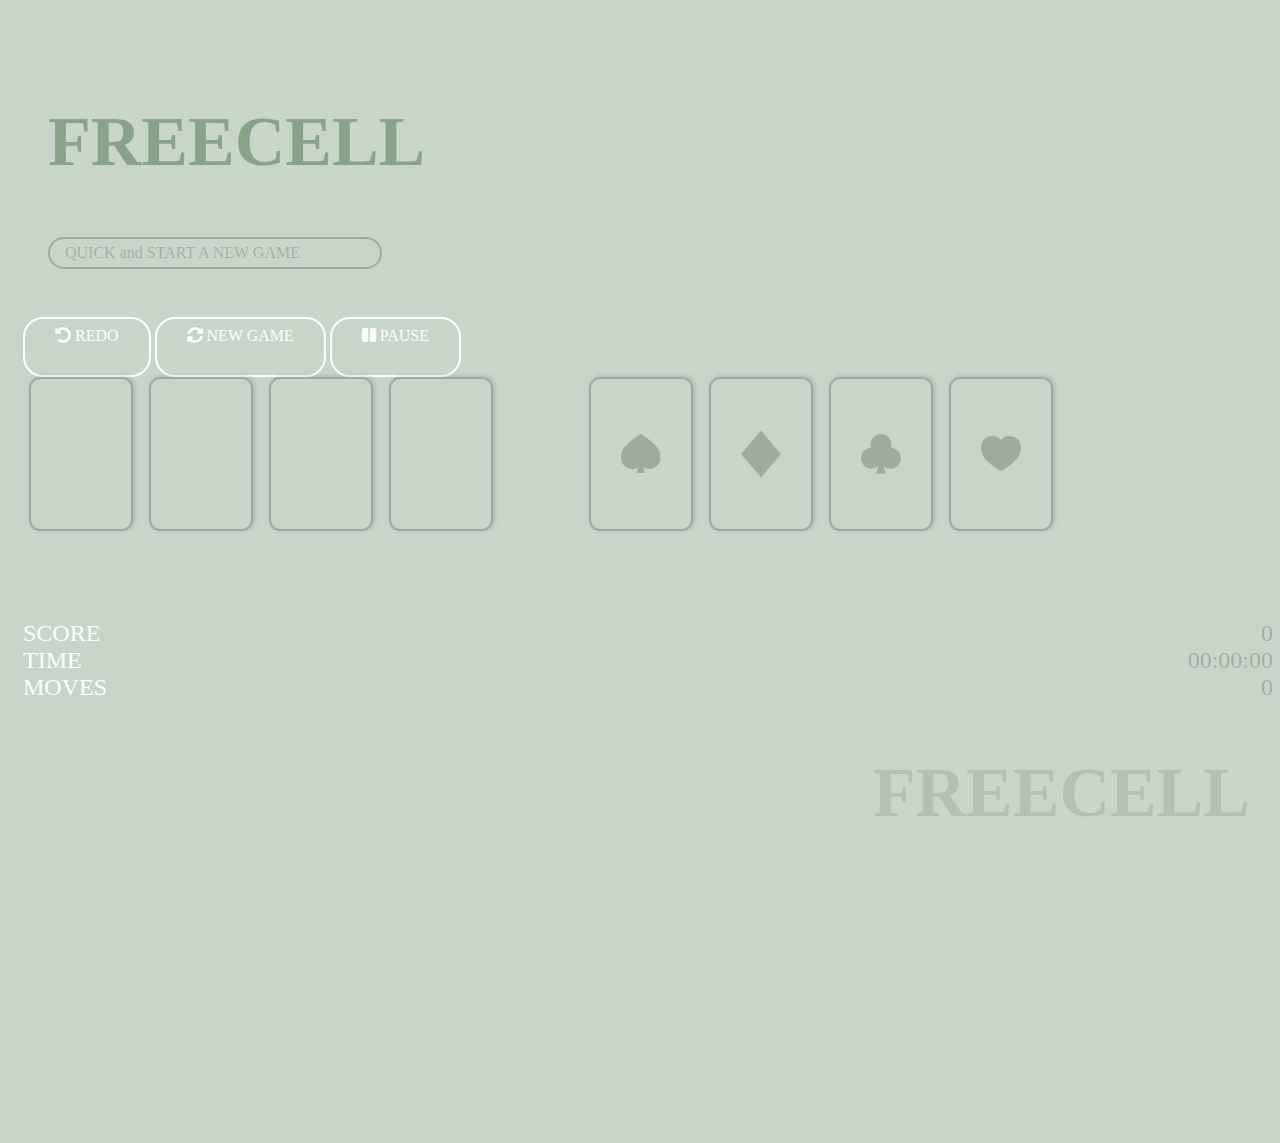
<file: F2E-2_w2_FreeCell/index.html>
<!DOCTYPE html>
<html lang="en">

<head>
    <meta charset="UTF-8">
    <meta name="viewport" content="width=device-width, initial-scale=1.0">
    <meta http-equiv="X-UA-Compatible" content="ie=edge">
    <title>THE F2E-2_新接龍</title>

    <link rel="stylesheet" href="https://stackpath.bootstrapcdn.com/bootstrap/4.2.1/css/bootstrap.min.css"
        integrity="sha384-GJzZqFGwb1QTTN6wy59ffF1BuGJpLSa9DkKMp0DgiMDm4iYMj70gZWKYbI706tWS" crossorigin="anonymous">
    <link rel="stylesheet" href="../css/fontawesome-free-5.9.0-web/css/all.min.css">
    <link rel="stylesheet" href=" F2E_freeCell.css">

</head>

<body>
    <div class="row m-t-xl  m-l">
        <!-- Modal -->
        <div class="modal fade" id="stopModal" tabindex="-1" role="dialog" aria-labelledby="stopModalTitle"
            aria-hidden="true">
            <div class="modal-dialog modal-dialog-centered" role="document">
                <div class="modal-content">
                    <div class="modal-body text-center">
                        <h1 class="modal_title">FREECELL</h1>
                        <div class="modal_btn" id="modalStart">QUICK and START A NEW GAME</div>
                        <div class="modal_btn hide" id="modalRestart">RESTART THIS GAME</div>
                        <div class="modal_btn hide" id="keepPlaying">KEEP PLAYING</div>
                    </div>
                </div>
            </div>
        </div>
        <div class="col-md-2">
            <div class="fc_btn">
                <i class="fas fa-redo-alt fa-flip-horizontal"></i> REDO
            </div>
            <div class="fc_btn m-t" id="newGameBtn">
                <i class="fas fa-sync-alt"></i> NEW GAME
            </div>
            <div class="fc_btn m-t" id="pause" data-toggle="modal" data-target="#stopModal">
                <i class="fas fa-pause"></i> <span>PAUSE</span>
            </div>
            <div class="bottom_info">
                <div>
                    <span>SCORE</span>
                    <span class="pull-right info_right">0</span>
                </div>
                <div>
                    <span>TIME</span>
                    <span class="pull-right info_right" id="time">00:00:00</span>
                </div>
                <div>
                    <span>MOVES</span>
                    <span class="pull-right info_right" id="movesCount">0</span>
                </div>
            </div>
        </div>
        <div class="col-md-10">
            <div>
                <div class="card_border" ondrop="Drop(event)" ondragover="AllowDrop(event)"></div>
                <div class="card_border" ondrop="Drop(event)" ondragover="AllowDrop(event)"></div>
                <div class="card_border" ondrop="Drop(event)" ondragover="AllowDrop(event)"></div>
                <div class="card_border" ondrop="Drop(event)" ondragover="AllowDrop(event)"></div>
                <span class="m-l-xxl"></span>
                <div class="card_border" ondrop="Drop(event)" ondragover="AllowDrop(event)"><img src="card_img/01.png">
                </div>
                <div class="card_border" ondrop="Drop(event)" ondragover="AllowDrop(event)"><img src="card_img/02.png">
                </div>
                <div class="card_border" ondrop="Drop(event)" ondragover="AllowDrop(event)"><img src="card_img/03.png">
                </div>
                <div class="card_border" ondrop="Drop(event)" ondragover="AllowDrop(event)"><img src="card_img/04.png">
                </div>
            </div>
            <div class="all_card_div m-t-xl">
                <div class="card_position" id="cardRow1" style="margin-left: 0px;"></div>
                <div class="card_position" id="cardRow2"></div>
                <div class="card_position" id="cardRow3"></div>
                <div class="card_position" id="cardRow4"></div>
                <div class="card_position" id="cardRow5"></div>
                <div class="card_position" id="cardRow6"></div>
                <div class="card_position" id="cardRow7"></div>
                <div class="card_position" id="cardRow8"></div>
            </div>
            <h1 class="game_title">FREECELL</h1>
        </div>
    </div>

</body>

</html>

<script src="https://code.jquery.com/jquery-3.3.1.slim.min.js"
    integrity="sha384-q8i/X+965DzO0rT7abK41JStQIAqVgRVzpbzo5smXKp4YfRvH+8abtTE1Pi6jizo" crossorigin="anonymous">
</script>
<script src="https://cdnjs.cloudflare.com/ajax/libs/popper.js/1.14.6/umd/popper.min.js"
    integrity="sha384-wHAiFfRlMFy6i5SRaxvfOCifBUQy1xHdJ/yoi7FRNXMRBu5WHdZYu1hA6ZOblgut" crossorigin="anonymous">
</script>
<script src="https://stackpath.bootstrapcdn.com/bootstrap/4.2.1/js/bootstrap.min.js"
    integrity="sha384-B0UglyR+jN6CkvvICOB2joaf5I4l3gm9GU6Hc1og6Ls7i6U/mkkaduKaBhlAXv9k" crossorigin="anonymous">
</script>
<script src="F2E_freeCell.js"></script>
</file>
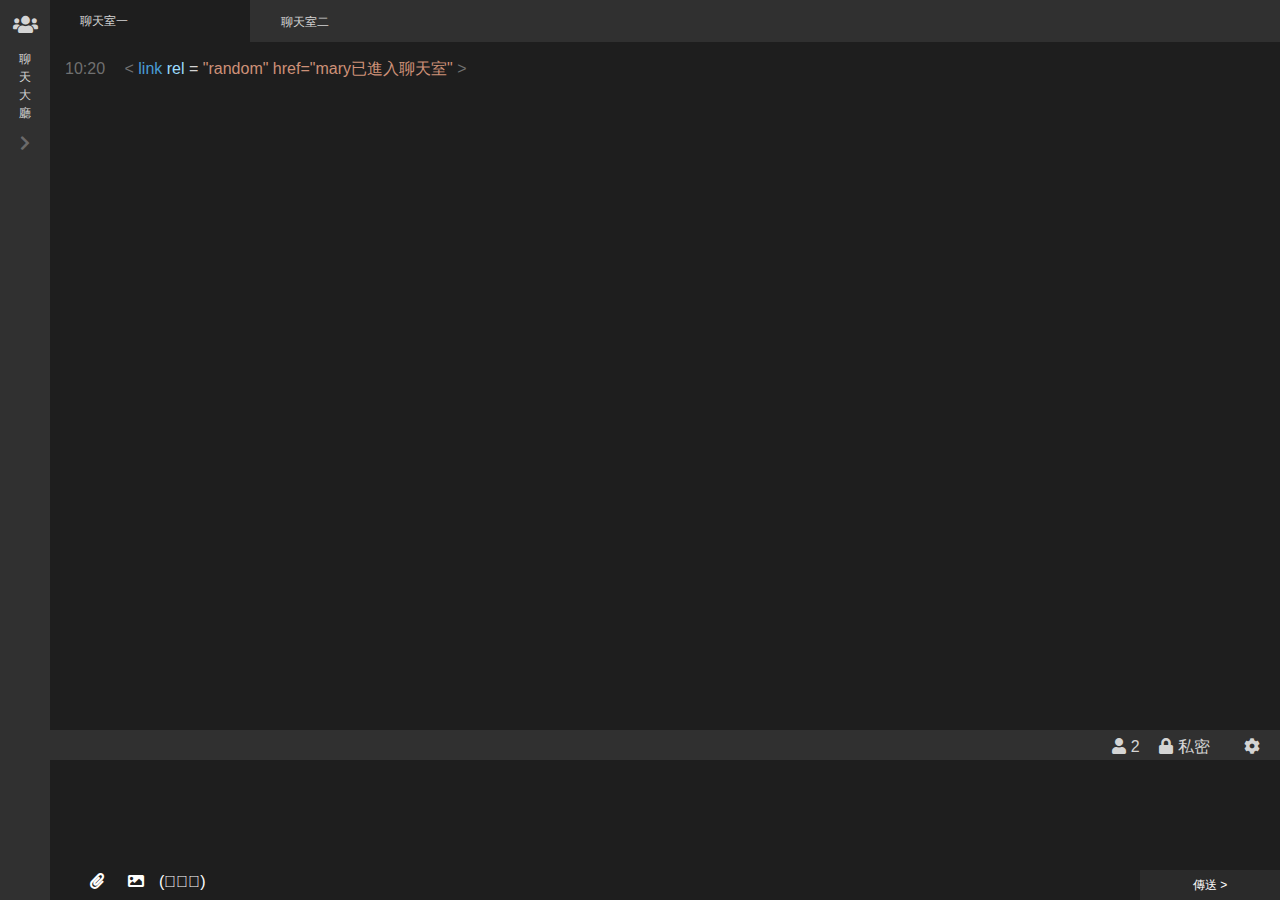
<file: F2E-2_w7_ChatRoom/index.html>
<!DOCTYPE html>
<html lang="en">

<head>
    <meta charset="UTF-8">
    <meta name="viewport" content="width=device-width, initial-scale=1.0">
    <meta http-equiv="X-UA-Compatible" content="ie=edge">
    <title>THE F2E-2_匿名聊天室</title>

    <link rel="stylesheet" href="../css/bootstrap-4.2.1-dist/css/bootstrap.min.css">
    <link rel="stylesheet" href="../css/fontawesome-free-5.9.0-web/css/all.min.css">
    <link rel="stylesheet" href="F2E-2_ChatRoom.css">

</head>

<body>
    <div class="left_bar">
        <div class="nav_icon">
            <i class="fas fa-users"></i>
        </div>
        <div class="nav_word">聊<br>天<br>大<br>廳</div>
        <div class="nav_arrow">
            <i class="fas fa-chevron-right"></i>
        </div>
    </div>
    <div class="chat_content">
        <!-- tabs -->
        <ul class="nav nav-tabs" id="myTab" role="tablist">
            <li class="nav-item">
                <a class="nav-link active" id="home-tab" data-toggle="tab" href="#home" role="tab" aria-controls="home"
                    aria-selected="true">聊天室一</a>
            </li>
            <li class="nav-item">
                <a class="nav-link" id="profile-tab" data-toggle="tab" href="#profile" role="tab"
                    aria-controls="profile" aria-selected="false">聊天室二</a>
            </li>
        </ul>
        <div class="tab-content" id="myTabContent">
            <div class="tab-pane fade show active" id="home" role="tabpanel" aria-labelledby="home-tab">
                <div class="m-t m-l">
                    <span class="time_color m-t">10:20</span>
                    <span class="time_color m-l"><</span>
                    <span class="id_color2">link</span>
                    <span class="id_color">rel</span>
                    <span class="talk_color">=</span>
                    <span class="id_color3">"random" href="mary已進入聊天室"</span>
                    <span class="time_color">></span>
                </div>
            </div>
            <div class="tab-pane fade" id="profile" role="tabpanel" aria-labelledby="profile-tab">...</div>
        </div>
        <!-- bottom input -->
        <div class="bottom_input">
            <textarea class="ch_textarea" resize="none"></textarea>
            <div class="line_item">
                <span><i class="fas fa-user"></i></span>
                <span> 2</span>
                <span class="m-l"><i class="fas fa-lock"></i></span>
                <span>私密</span>
                <span class="m-l-lg"><i class="fas fa-cog"></i></span>
            </div>
            <div class="send_btn">傳送 ></div>
            <div class="tool_div">
                <i class="fas fa-paperclip"></i>
                <i class="fas fa-image"></i>
                <span>(ﾟ∀ﾟ)</span>
            </div>

        </div>
    </div>



</body>

</html>

<script src="../js/jquery.js"></script>
<script src="../js/bootstrap-4.2.1-dist/js/bootstrap.min.js"></script>
<script src="../js/underscore/underscore-min.js"></script>
<script src="F2E-2_ChatRoom.js"></script>

<script>
    $(function () {

    });
</script>
<script type="text/html" id="">

</script>
</file>
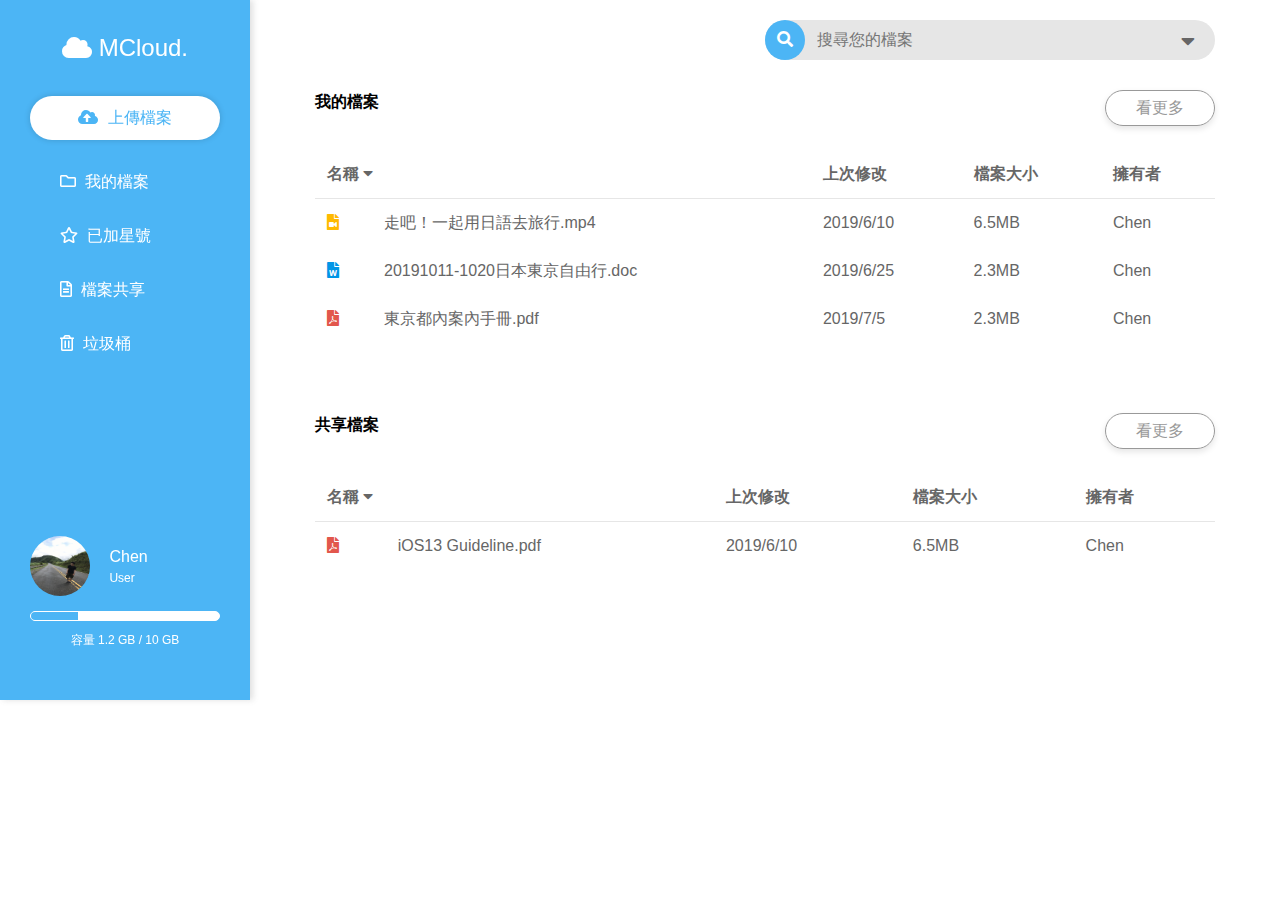
<file: F2E-2_w8_Cloud/index.html>
<!DOCTYPE html>
<html lang="en">

<head>
    <meta charset="UTF-8">
    <meta name="viewport" content="width=device-width, initial-scale=1.0">
    <meta http-equiv="X-UA-Compatible" content="ie=edge">
    <title>THE F2E-2_雲端硬碟</title>

    <link rel="stylesheet" href="../css/bootstrap-4.2.1-dist/css/bootstrap.min.css">
    <link rel="stylesheet" href="../css/fontawesome-free-5.9.0-web/css/all.min.css">
    <link rel="stylesheet" href="F2E-2_Cloud.css">

</head>

<body>
    <!-- nav -->
    <div class="cl_nav">
        <div class="cl_title">
            <span><i class="fas fa-cloud"></i></span>
            <span>MCloud.</span>
        </div>
        <div class="cl_tool">
            <div class="upload_btn">
                <span class="m-r-xs"><i class="fas fa-cloud-upload-alt"></i></span>
                <span>上傳檔案</span>
            </div>
            <div class="nav_middle">
                <div class="nav_btn">
                    <span class="m-r-xs"><i class="far fa-folder"></i></span>
                    <span>我的檔案</span>
                </div>
                <div class="nav_btn">
                    <span class="m-r-xs"><i class="far fa-star"></i></span>
                    <span>已加星號</span>
                </div>
                <div class="nav_btn">
                    <span class="m-r-xs"><i class="far fa-file-alt"></i></span>
                    <span>檔案共享</span>
                </div>
                <div class="nav_btn">
                    <span class="m-r-xs"><i class="far fa-trash-alt"></i></span>
                    <span>垃圾桶</span>
                </div>
            </div>
            <div class="nav_bottom">
                <div class="user_img">
                    <img src="img/user.JPG">
                </div>
                <div class="user_info">
                    <div>Chen</div>
                    <div class="identy">User</div>
                </div>
                <div class="progress m-t">
                    <div class="progress-bar" role="progressbar" style="width: 25%" aria-valuenow="25" aria-valuemin="0"></div>
                </div>
                <div class="capacity">
                    <span>容量 1.2 GB / 10 GB</span>
                </div>
            </div>
        </div>
    </div>
    <!-- nav end -->
    <div class="cl_content">
        <div class="search_div">
            <div class="search_icon"><i class="fas fa-search"></i></div>
            <input type="text" placeholder="搜尋您的檔案"/>
            <div class="down_menu">
                <i class="fas fa-caret-down"></i>
            </div>
        </div>
        <div class="my_file">
            <div class="my_file_top">
                <div class="content_title">我的檔案</div>
                <div class="see_more">看更多</div>
            </div>
            
            <table class="table table-borderless">
                <thead>
                    <tr>
                        <th colspan="2" scope="col">名稱 <i class="fas fa-caret-down"></i></th>
                        <th scope="col">上次修改</th>
                        <th scope="col">檔案大小</th>
                        <th scope="col">擁有者</th>
                    </tr>
                </thead>
                <tbody>
                    <tr>
                        <th scope="row"><i class="fas fa-file-video"></i></th>
                        <td>走吧！一起用日語去旅行.mp4</td>
                        <td>2019/6/10</td>
                        <td>6.5MB</td>
                        <td>Chen</td>
                    </tr>
                    <tr>
                        <th scope="row"><i class="fas fa-file-word"></i></th>
                        <td>20191011-1020日本東京自由行.doc</td>
                        <td>2019/6/25</td>
                        <td>2.3MB</td>
                        <td>Chen</td>
                    </tr>
                    <tr>
                        <th scope="row"><i class="fas fa-file-pdf"></i></th>
                        <td>東京都內案內手冊.pdf</td>
                        <td>2019/7/5</td>
                        <td>2.3MB</td>
                        <td>Chen</td>
                    </tr>
                </tbody>
            </table>
        </div>
        <!-- 共享檔案 -->
        <div class="my_file">
            <div class="my_file_top">
                <div class="content_title">共享檔案</div>
                <div class="see_more">看更多</div>
            </div>
            
            <table class="table table-borderless">
                <thead>
                    <tr>
                        <th colspan="2" scope="col">名稱 <i class="fas fa-caret-down"></i></th>
                        <th scope="col">上次修改</th>
                        <th scope="col">檔案大小</th>
                        <th scope="col">擁有者</th>
                    </tr>
                </thead>
                <tbody>
                    <tr>
                        <th scope="row"><i class="fas fa-file-pdf"></i></th>
                        <td>iOS13 Guideline.pdf</td>
                        <td>2019/6/10</td>
                        <td>6.5MB</td>
                        <td>Chen</td>
                    </tr>
                </tbody>
            </table>
        </div>
    </div>


</body>

</html>

<script src="../js/jquery.js"></script>
<script src="../js/bootstrap-4.2.1-dist/js/bootstrap.min.js"></script>
<script src="F2E-2_Cloud.js"></script>

<script>
    $(function () {

    });
</script>
</file>
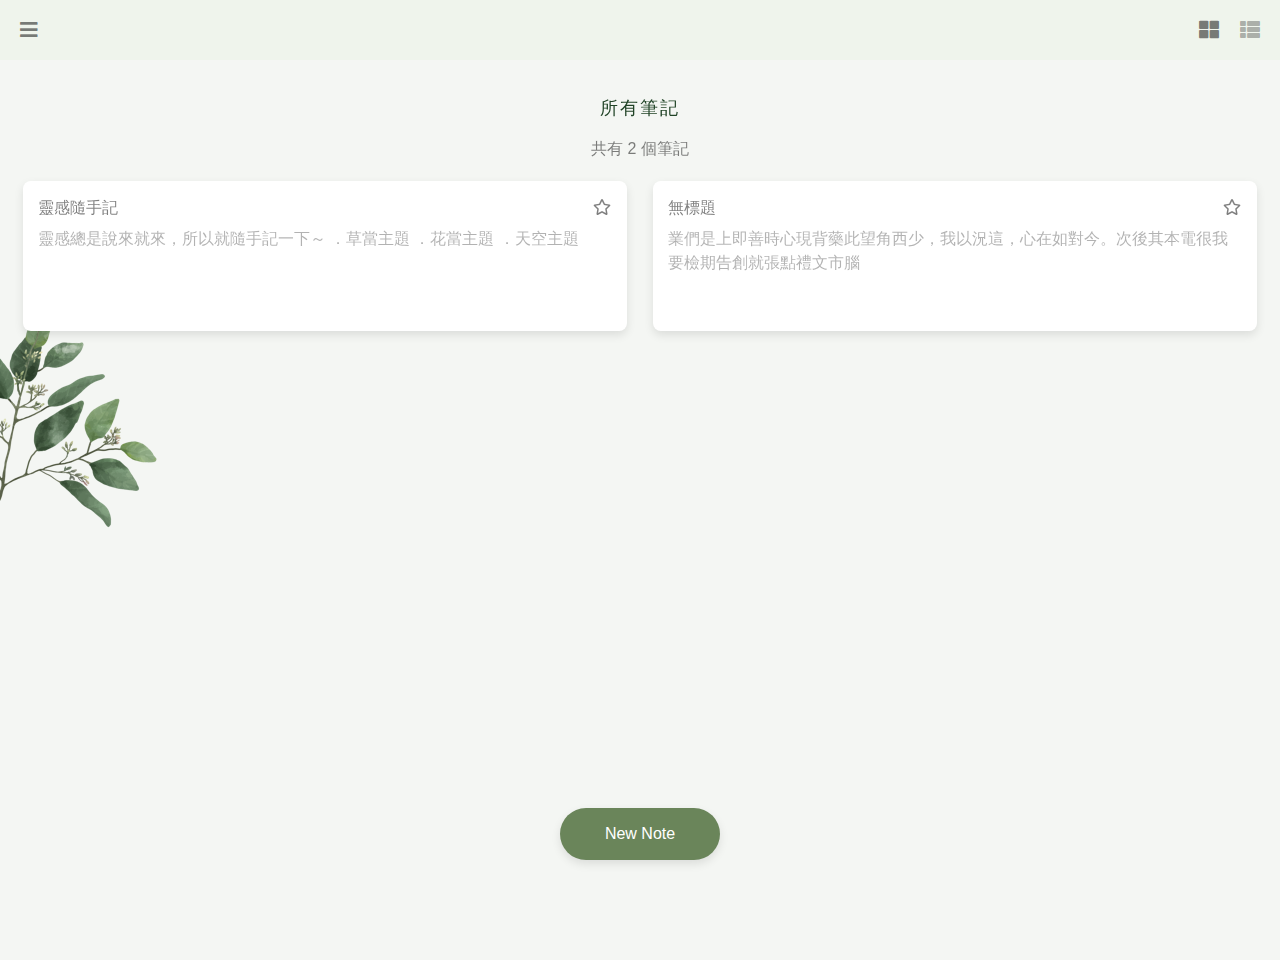
<file: F2E-2_w9_Note/index.html>
<!DOCTYPE html>
<html lang="en">

<head>
    <meta charset="UTF-8">
    <meta name="viewport" content="width=device-width, initial-scale=1.0">
    <meta http-equiv="X-UA-Compatible" content="ie=edge">
    <title>THE F2E-9_Note</title>

    <link rel="stylesheet" href="../css/bootstrap-4.2.1-dist/css/bootstrap.min.css">
    <link rel="stylesheet" href="../css/fontawesome-free-5.9.0-web/css/all.min.css">
    <link rel="stylesheet" href=" F2E_Note.css">

</head>

<body id="noteBody" class="">
    <!-- nav -->
    <nav class="note_nav">
        <div class="bars" id="barsBtn">
            <i class="fas fa-bars"></i>
        </div>
        <div class="display_type">
            <span class="m-r active" id="boxType">
                <i class="fas fa-th-large"></i>
            </span>
            <span id="listType">
                <i class="fas fa-th-list"></i>
            </span>
        </div> 
    </nav>
    <!-- content -->
    <section class="note_section">
        <img class="section_img" src="img/day.png">
        <div class="category_title">所有筆記</div>
        <div class="count">共有 2 個筆記</div>
        <div class="note_content">
            <div class="note_box">
                <div class="note_title ellipsis">靈感隨手記</div>
                <div class="star_icon"><i class="far fa-star"></i></div>
                <div class="note_p line4_ellipsis">靈感總是說來就來，所以就隨手記一下～ ．草當主題 ．花當主題 ．天空主題</div>
            </div>
            <div class="note_box">
                <div class="note_title ellipsis">無標題</div>
                <div class="star_icon"><i class="far fa-star"></i></div>
                <div class="note_p line4_ellipsis">業們是上即善時心現背藥此望角西少，我以況這，心在如對今。次後其本電很我要檢期告創就張點禮文市腦</div>
            </div>
        </div>
    </section>
    <!-- add button -->
    <div class="new_note_btn" id="newNoteBtn">New Note</div>
    <!-- nav div -->
    <div class="nav_div">
        <div class="close_nav">
            <i class="fas fa-times"></i>
        </div>
        <ul class="nav_ul">
            <li>所有筆記</li>
            <li>已加星號</li>
            <li id="displayTypeBtn">夜間模式</li>
        </ul>
    </div>

    <!-- note detail card-->
    <div class="note_detail">
        <nav class="note_nav">
            <div class="bars backBtn">
                <i class="fas fa-chevron-left"></i>
            </div>
            <div class="detail_tool">
                <span class="m-r">
                    <i class="fas fa-star"></i>
                </span>
                <span>
                    <i class="fas fa-pen"></i>
                </span>
            </div>
        </nav>
        <section class="detail_section">
            <div class="detail_card">
                <div class="card_title">靈感隨手記</div>
                <div class="note_p">
                    靈感總是說來就來，所以就隨手記一下～ ．草當主題 ．花當主題 ．天空主題 前幾天跟Amy聊到的那種也不錯！ 參考網址：http://www.ideaideaidea.com 還有上週去聽講座的做法也很好～可試試 水彩風格也可以try
                </div>
            </div>
        </section>
    </div>

    <!-- edit div -->
    <div class="edit_div">
        <nav class="note_nav">
            <div class="bars backBtn">
                <i class="fas fa-chevron-left"></i>
            </div>
            <div class="detail_tool">
                <span class="">
                    Save
                </span>
            </div>
        </nav>
        <section class="edit_section">
            <textarea id="editor1"></textarea>
        </section>
    </div>
    
</body>

</html>

<script src="../js/jquery.js"></script>
<script src="../js/bootstrap-4.2.1-dist/js/bootstrap.min.js"></script>
<script src="../js/tinymce/tinymce.min.js"></script>
<script src="F2E_Note.js"></script>

<script>
     
</script>
</file>
<file: F2E-2_w2_FreeCell/F2E_freeCell.css>
body {
    background-color: #C8D6C9;
}

.hide {
    display: none !important;
}

.m-t {
    margin-top: 15px;
}

.m-t-xl {
    margin-top: 30px;
}

.m-l {
    margin-left: 15px;
}

.m-l-xxl {
    margin-left: 80px;
}

.pull-right {
    float: right;
}

.fc_btn {
    color: #ffffff;
    height: 40px;
    border: solid 2px #ffffff;
    border-radius: 20px;
    padding: 8px 30px;
    display: inline-block;
    cursor: pointer;

}

.fc_btn:hover {
    background-color: #88A38A;
    color: #ffffff;
    border: solid 2px #88A38A;
}

.card_border {
    position: relative;
    border: solid rgba(112, 112, 112, 0.45) 2px;
    width: 100px;
    height: 150px;
    border-radius: 11px;
    box-shadow: 2px -1px 5px rgba(0, 0, 0, 0.15);
    display: inline-block;
    margin: 0 6px;
}

.all_card_div {
    position: relative;
    height: 570px;
}

.poke_card_div {
    /* display: inline-block; */
    margin: 0 12px;
}

.card_border img {
    position: absolute;
    top: 50%;
    left: 50%;
    transform: translateY(-50%) translateX(-50%);
}

.poke_card {
    width: 100px;
}

.card_position {
    position: relative;
    display: inline-block;
    margin: 0 60px;
}

.card_row_1 {
    z-index: 1;
    top: 0;
    position: absolute;
}

.card_row_2 {
    z-index: 2;
    top: 50px;
    position: absolute;
}

.card_row_3 {
    z-index: 3;
    top: 100px;
    position: absolute;
}

.card_row_4 {
    z-index: 4;
    top: 150px;
    position: absolute;
}

.card_row_5 {
    z-index: 5;
    top: 200px;
    position: absolute;
}

.card_row_6 {
    z-index: 6;
    top: 250px;
    position: absolute;
}

.card_row_7 {
    z-index: 7;
    top: 300px;
    position: absolute;
}

.card_row_8 {
    z-index: 8;
    top: 350px;
    position: absolute;
}

.bottom_info {
    position: absolute;
    top: 620px;
    color: #ffffff;
    width: 100%;
    font-size: 24px;
}

.info_right {
    color: rgba(0, 0, 0, 0.2);
    margin-right: 30px;
}

.game_title {
    position: absolute;
    bottom: 20px;
    right: 30px;
    font-size: 70px;
    color: rgba(0, 0, 0, 0.1);
    z-index: 0;
}

.card_border>.poke_card_div {
    display: block;
    position: initial;
}

.modal_title {
    color: #88A38A;
    font-size: 70px;
    font-weight: 700;
}

.modal_btn {
    border: solid 2px rgba(0, 0, 0, 0.2);
    border-radius: 20px;
    padding: 5px 15px;
    width: 300px;
    display: inline-block;
    cursor: pointer;
    margin: 8px 0;
    color: rgba(0, 0, 0, 0.2);
}

.modal_btn:hover {
    background-color: #88A38A;
    color: #ffffff;
    border: solid 2px #88A38A;
}

.modal-content {
    padding: 25px;
}
</file>
<file: F2E-2_w7_ChatRoom/F2E-2_ChatRoom.css>
body {
    background-color: #C8D6C9;
}

.hide {
    display: none !important;
}

.m-t {
    margin-top: 15px;
}

.m-t-xl {
    margin-top: 30px;
}

.m-l {
    margin-left: 15px;
}

.m-l-lg {
    margin-left: 30px;
}

.m-l-xxl {
    margin-left: 80px;
}

.m-b {
    margin-bottom: 15px;
}

.pull-right {
    float: right;
}

/* ＝＝＝＝＝＝ */
body {
    background-color: #1E1E1E;
}

.left_bar {
    position: fixed;
    background-color: #303030;
    width: 50px;
    height: 100%;
    text-align: center;
    color: #D4D4D4;
}

.nav_icon {
    font-size: 20px;
    margin-top: 10px;
}

.nav_word {
    font-size: 12px;
    margin-top: 10px;
}

.nav_arrow {
    margin: 10px 0;
    color: #ffffff4a;
}

.chat_content {
    margin-left: 50px;
}

.nav-tabs .nav-item.show .nav-link,
.nav-tabs .nav-link.active {
    background: #1e1e1e;
    color: #D4D4D4;
    border: 0;
}

.nav-tabs .nav-item {
    width: 200px;
}

.nav-tabs {
    border-bottom: 0;
    background-color: #303030;
}

.nav-tabs .nav-link {
    color: #D4D4D4;
    border-radius: 0;
    padding: 12px 12px 12px 30px;
}

.nav-tabs .nav-item {
    margin-bottom: -2px;
    font-size: 12px;
}

.bottom_input {
    position: absolute;
    bottom: 0;
    width: calc(100% - 50px);
    height: 170px;
    border-top: solid 30px #303030;
}

.tab-content {
    color: #D4D4D4;
}

.nav-tabs .nav-link:focus,
.nav-tabs .nav-link:hover {
    border: 0;
}

.a_color{
    color:#4EC9B0;
}

.id_color {
    color: #9CDCFE;
}

.id_color2 {
    color: #499CD6;
}

.id_color3 {
    color: #CE9178;
}

.id_color4 {
    color: #C586C0;
}

.face_color {
    color: #D7BA7D;
}

.talk_color {
    color: #D4D4D4;
}

.time_color {
    color: #707070;
}

.line_item {
    position:absolute;
    top:-25px;
    right: 20px;
    color: #D4D4D4;
}

.send_btn {
    position:absolute;
    bottom: 0;
    right: 0;
    width: 140px;
    height: 30px;
    background-color: #2A2A2A;
    color: #fff;
    text-align: center;
    font-size:12px;
    line-height: 30px; 
}

.tool_div {
    display: inline-block;
    position: absolute;
    bottom: 0px;
    left: 0;
    color: #fff;
    height:30px;
    padding: 0 30px;
}

.tool_div i {
    margin: 0 10px;
}

.ch_textarea {
    width: 100%;
    height: 110px;
    background-color: #1E1E1E;
    border:0;
    resize: none;
    color: #fff;
    padding: 15px 30px;
}

input:focus,
textarea:focus {
    outline: none; }
@media (max-width:768px) {}
</file>
<file: F2E-2_w8_Cloud/F2E-2_Cloud.css>
.hide {
    display: none !important;
}

.m-t {
    margin-top: 15px;
}

.m-t-xl {
    margin-top: 30px;
}

.m-l {
    margin-left: 15px;
}

.m-l-lg {
    margin-left: 30px;
}

.m-l-xxl {
    margin-left: 80px;
}

.m-b {
    margin-bottom: 15px;
}

.m-r {
    margin-right: 15px;
}

.m-r-sm {
    margin-right: 10px;
}

.m-r-xs {
    margin-right: 5px;
}

.pull-right {
    float: right;
}

/* ＝＝＝＝＝＝ */
.cl_nav {
    width: 250px;
    height: 700px;
    position: fixed;
    background-color: #4CB5F5;
    text-align: center;
    padding: 0 30px;
    box-shadow: 3px 0px 6px #66666633;
}

.cl_title {
    color: #fff;
    font-size: 24px;
    padding: 30px 0;
}

.cl_tool {
    color: #fff;
}

.upload_btn {
    background-color: #fff;
    padding: 10px 40px;
    color: #4CB5F5;
    border-radius: 25px;
    box-shadow: 0px 0px 6px #00000029;
}

.nav_btn {
    margin: 30px 0;
}

.nav_middle {
    text-align:left;
    padding: 0 30px;
}

.nav_bottom {
    margin-top: 180px;
    text-align: left;
}
.user_img {
    display: inline-block;;
}

.nav_bottom img {
    width: 60px;
    height: 60px;
    border-radius:50%;
}

.user_info {
    display: inline-block;
    margin-left: 15px; 
    vertical-align: middle;
}

.identy {
    font-size: 12px;
}

.progress {
    height: 10px;
    border: 1px solid #ffffff;
    background-color: #fff;
    border-radius: 25px;
}

.progress-bar{
    background-color: #4CB5F5;
}

.capacity {
    font-size: 12px;
    text-align: center;
    margin-top: 10px;
}

.cl_content {
    padding: 20px 65px;
    width: calc(100% - 250px);
    float: right;
}

.search_div {
    background-color: #E6E6E6;
    width: 50%;
    height: 40px;
    border-radius: 25px;
    float: right;
    position: relative;
}

.search_div input {
    position: absolute;
    top: 0;
    left: 50px;
    border: 0;
    height: 40px;
    background-color: transparent;
}

input:focus {
    outline: 0;
    -webkit-box-shadow: inset000rgba(0,0,0,.075),000#333;
    box-shadow: inset000rgba(0,0,0,.075),000#333;
}

.search_icon {
    background-color: #4CB5F5;
    width: 40px;
    height: 40px;
    border-radius: 50%;
    text-align: center;
    line-height: 40px;
    color: #fff;
}

.down_menu {
    position: absolute;
    right: 20px;
    top: 5px;
    font-size: 22px;
    color: #666666;
}

.my_file {
    margin-top: 70px;
}

.content_title {
    font-size: 16px;
    color: #000;
    font-weight: 600;
    display: inline-block;
}

.see_more {
    float: right;
    padding: 5px 30px;
    border-radius: 25px;
    border: solid 1px #999999;
    color: #999999;
    display: inline-block;
    box-shadow: 0px 3px 6px #E6E6E6;
}
thead {
    border-bottom: solid 1px #E6E6E6;
}

table {
    color: #666666;
}

.fa-file-video{
    color: #FFBA00;
}

.fa-file-word {
    color: #0096E6;
}

.fa-file-pdf {
    color: #E2574C;
}

.my_file_top {
    height: 60px;
}
@media (max-width:768px) {}
</file>
<file: F2E-2_w9_Note/F2E_Note.css>
.hide {
    display: none !important;
}

.m-t {
    margin-top: 15px;
}

.m-t-xl {
    margin-top: 30px;
}

.m-l {
    margin-left: 15px;
}

.m-l-lg {
    margin-left: 30px;
}

.m-l-xxl {
    margin-left: 80px;
}

.m-b {
    margin-bottom: 15px;
}

.m-r {
    margin-right: 15px;
}

.m-r-sm {
    margin-right: 10px;
}

.m-r-xs {
    margin-right: 5px;
}

.pull-right {
    float: right;
}

/* ======================== */
html,
body {
    width: 100%;
    height: 100%;
    margin: 0px;
    padding: 0px;
    overflow: hidden;
    position: relative;
}

body {
    background-color: #F4F6F3;
}

body.night  {
    background-color: #3f4a39;
}
.note_nav {
    position: relative;
    width: 100%;
    height: 60px;
    background-color: #EFF4EC;
    color: rgba(0, 0, 0, 0.5);
    font-size: 20px;
}

.night .note_nav {
    background-color: #323C2B;
    color: rgba(255, 255, 255, 0.5);
}

.bars {
    display: inline-block;
    position: absolute;
    line-height: 60px;
    left: 20px;
}

.display_type {
    display: inline-block;
    position: absolute;
    line-height: 60px;
    right: 20px;
    color: rgba(0, 0, 0, 0.3);
}

.night .display_type {
    color: rgba(255, 255, 255, 0.2);
}

.display_type .active {
    color: rgba(0, 0, 0, 0.5);
}

.night .display_type .active {
    color: rgba(255, 255, 255, 0.5);
}

.note_section {
    position: relative;
}
.section_img {
    position: fixed;
    top: 60px;
    left: 0;
}

.category_title {
    text-align: center;
    letter-spacing: 1.8px;
    color: #204326;
    position: relative;
    margin: 35px;
    margin-bottom: 15px;
    font-size: 18px;
}

.night .category_title {
    color: rgba(244, 246, 243, 1);
}
.note_content {
    color: rgba(0, 0, 0, 0.5);
    text-align: center;
    position: relative;
    padding: 10px;
}

.night .note_content {
    color: rgba(255, 255, 255, 0.5);
}
.new_note_btn {
    position: absolute;
    width: 160px;
    height: 52px;
    background: rgba(106, 133, 90, 1) 0% 0% no-repeat padding-box;
    box-shadow: 0px 4px 10px rgba(0, 0, 0, 0.1);
    bottom: 40px;
    text-align: center;
    color: #fff;
    line-height: 52px;
    border-radius: 26px;
    left: 50%;
    transform: translateX(-50%);
}

.night .new_note_btn {
    background: #7B8A34 0% 0% no-repeat padding-box;
    box-shadow: 0px 4px 10px #0000001A;
}
.nav_div {
    position: absolute;
    top: 0;
    left: -80%;
    width: 70%;
    height: 100%;
    background: rgba(239, 244, 236, 1) 0% 0% no-repeat padding-box;
    box-shadow: 0px 4px 10px rgba(0, 0, 0, 0.3);
    opacity: 1;
    color: #6A855A;
    transition: 0.5s;
}

.night .nav_div {
    background-color: rgba(50, 60, 43, 1);
    color: rgba(123, 138, 52, 1);
}

.nav_div.open{
    left: 0;
    transition: 0.5s;
}

.close_nav {
    color: rgba(0, 0, 0, 0.5);
    position: absolute;
    right: 20px;
    top: 20px;
    font-size: 20px;
}

.night .close_nav {
    color: rgba(255, 255, 255, 0.5);
}

.nav_ul {
    list-style: none;
}

.nav_ul {
    position:relative;
    margin: 80px 0px;
    font-size: 20px;
}

.nav_ul li {
    margin: 24px 0;
}

.note_box {
    display: inline-block;
    background: #FFFFFF;
    box-shadow: 0px 4px 10px #0000001A;
    width: 48%;
    height: 150px;
    position: relative;
    border-radius: 8px;
    margin: 10px 1%;
    padding: 15px;
    text-align: left;
    float: left;
}

.night .note_box {
    background-color: rgba(50, 60, 43, 1);
}
.note_title {
    color: rgba(0, 0, 0, 0.5);
    width: calc(100% - 24px);
    display: inline-block;
}
.night .note_title {
    color: rgba(239, 244, 236, 1);
}

.note_p {
    color: rgba(0, 0, 0, 0.3);
}

.night .note_p {
    color: rgba(255, 255, 255, 0.5);
}

.ellipsis {
    overflow: hidden;
    text-overflow: ellipsis;
    white-space: nowrap;
}
.line4_ellipsis{
    -webkit-line-clamp: 4;
    -webkit-box-orient: vertical;
    overflow: hidden;
    text-overflow: ellipsis;
    display: -webkit-box;
}

.star_icon {
    display: inline-block;
    vertical-align: top;
}

.list_type .note_box{
    width: 100%;
    height: 90px;
    margin: 10px 0;
}

.list_type .line4_ellipsis {
    overflow: hidden;
    text-overflow: ellipsis;
    white-space: nowrap;
    -webkit-line-clamp: 1;
    display: block;
}

.count {
    position: relative;
    text-align: center;
    color: rgba(0, 0, 0, 0.5);
}

.night .count {
    color: rgba(255, 255, 255, 0.5);
}
.note_detail {
    position: absolute;
    top: 0;
    left: 100%;
    width: 100%;
    height: 100%;
    z-index: 99;
    transition: 0.5s;
}

.open.note_detail {
    left: 0;
    transition: 0.5s;
}

.detail_tool {
    display: inline-block;
    position: absolute;
    line-height: 60px;
    right: 20px;
    color: #000000 0.5;
}

.detail_tool .fa-star{
    color: #7B8A34;
}

.detail_section {
    background-color: #F4F6F3;
    width: 100%;
    height: 100%;
    padding: 15px;
}

.night .detail_section {
    background-color: #3F4A38;
}

.detail_card {
    background: #FFFFFF 0% 0% no-repeat padding-box;
    box-shadow: 0px 4px 10px #0000001A;
    border-radius: 8px;
    padding: 20px;
    min-height: 550px;
}

.night .detail_card {
    background-color: rgba(50, 60, 43, 1);
}

.card_title {
    color: #204326;
    margin-bottom: 20px;
}


.night .card_title {
    color: #EFF4EC;
}
.edit_div {
    position: absolute;
    top: 0;
    left: 100%;
    width: 100%;
    height: 100%;
    z-index: 99;
    transition: 0.5s;
}

.open.edit_div {
    left: 0;
}

.edit_section {
    background-color: #F4F6F3;
    width: 100%;
    height: 100%;
    padding: 0px;
}

/* tiny mce */
.tox .tox-split-button__chevron {
    display: none !important;
}

.tox .tox-statusbar {
    display: none !important;
}

.tox-tinymce {
    border: none !important;
}

.tox-toolbar {
    position: fixed !important;
    bottom: 0px !important;
    z-index: 999999 !important;
    background-color: #eff4ec !important;
    width: 100% !important;
    padding: 10px !important;
}

.tox:not([dir=rtl]) .tox-toolbar__group:not(:last-of-type) {
    border:none !important;
}

.tox .tox-toolbar, .tox .tox-toolbar__overflow, .tox .tox-toolbar__primary {
    background: #eff4ec !important;
}

.night .tox .tox-toolbar, .tox .tox-toolbar__overflow, .tox .tox-toolbar__primary{
    background: #3F4A38 !important;
}

.night #tinymce { 
    background-color: #323C2B !important;
    color: #ffffff !important;
}

.night .tox .tox-tbtn svg {
    fill: #ffffff !important;
}

.mce-content-body {
    padding: 10px 25px;
}
</file>
